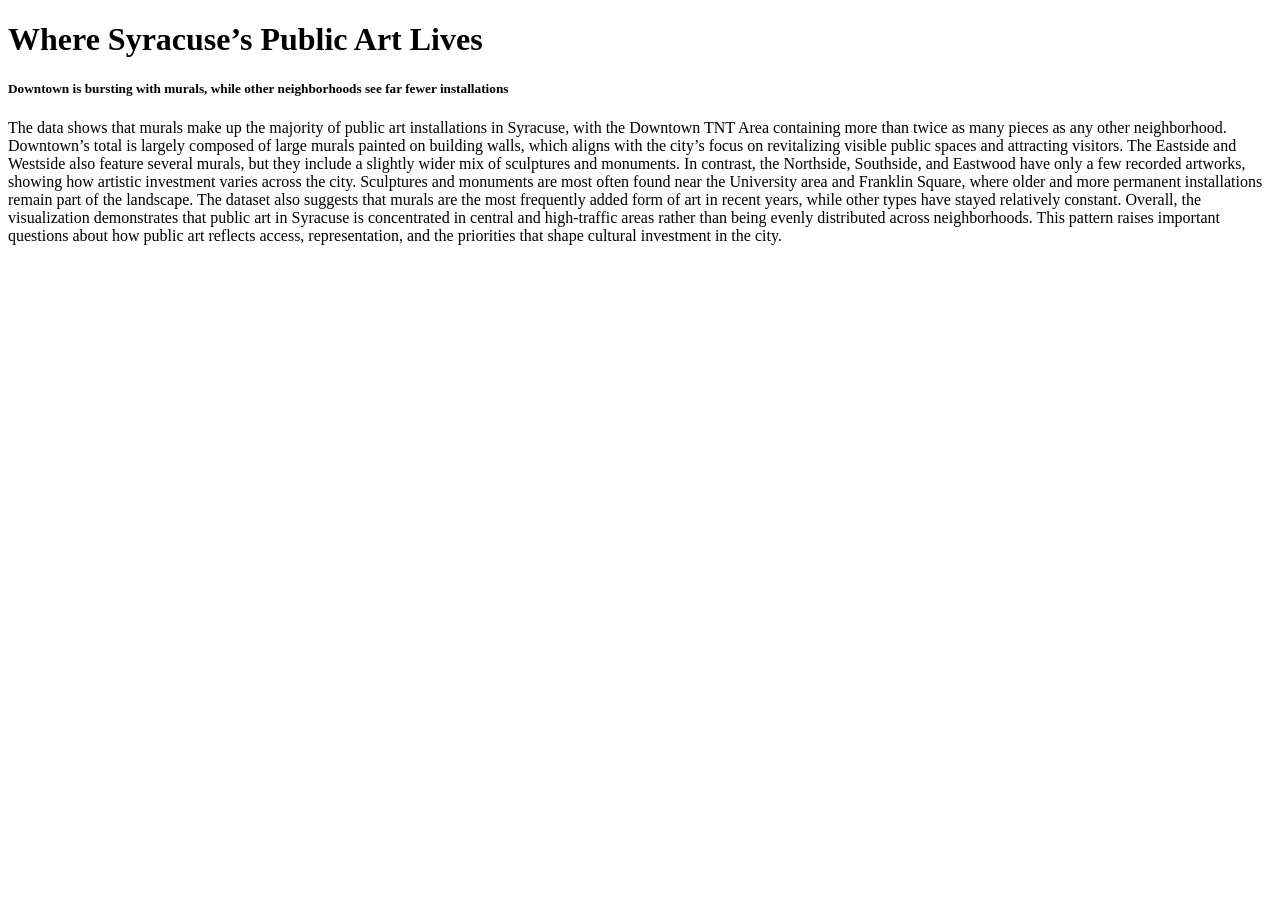
<file: assignment6/index.html>
<!DOCTYPE html>

<html>
 
  <head>

    <title>Hannah Beam: Assignment 6</title>

  </head>

  <body>

    <h1>Where Syracuse’s Public Art Lives</h1>
    <h5>Downtown is bursting with murals, while other neighborhoods see far fewer installations</h5>

   
    <p>The data shows that murals make up the majority of public art installations in Syracuse, with the Downtown TNT Area containing more than twice as many pieces as any other neighborhood. Downtown’s total is largely composed of large murals painted on building walls, which aligns with the city’s focus on revitalizing visible public spaces and attracting visitors. The Eastside and Westside also feature several murals, but they include a slightly wider mix of sculptures and monuments. In contrast, the Northside, Southside, and Eastwood have only a few recorded artworks, showing how artistic investment varies across the city. Sculptures and monuments are most often found near the University area and Franklin Square, where older and more permanent installations remain part of the landscape. The dataset also suggests that murals are the most frequently added form of art in recent years, while other types have stayed relatively constant. Overall, the visualization demonstrates that public art in Syracuse is concentrated in central and high-traffic areas rather than being evenly distributed across neighborhoods. This pattern raises important questions about how public art reflects access, representation, and the priorities that shape cultural investment in the city.</p>

   
<iframe title="Type of Art by Neighborhood" aria-label="Grouped column chart" id="datawrapper-chart-JPbyL" src="https://datawrapper.dwcdn.net/JPbyL/2/" scrolling="no" frameborder="0" style="width: 0; min-width: 100% !important; border: none;" height="641" data-external="1"></iframe><script type="text/javascript">window.addEventListener("message",function(a){if(void 0!==a.data["datawrapper-height"]){var e=document.querySelectorAll("iframe");for(var t in a.data["datawrapper-height"])for(var r,i=0;r=e[i];i++)if(r.contentWindow===a.source){var d=a.data["datawrapper-height"][t]+"px";r.style.height=d}}});</script>

  </body>

</html>
</file>
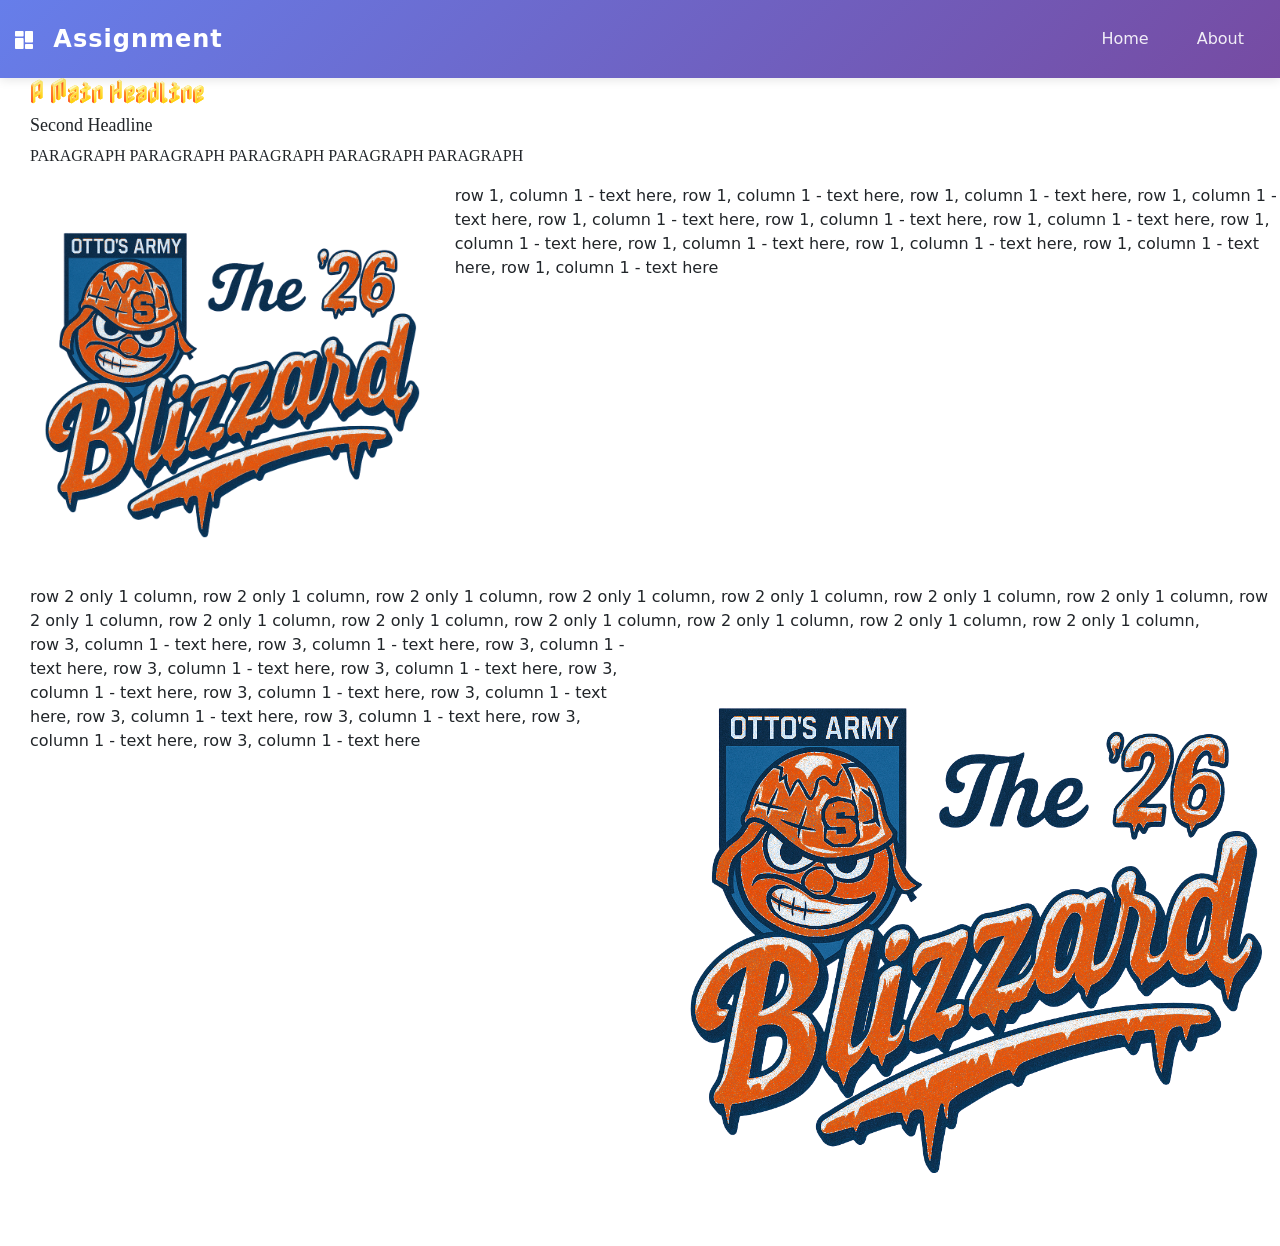
<file: assignment9/index.html>
<html>
        
<head>
                <title>A New Page</title>

                

                <link rel="preconnect" href="https://fonts.googleapis.com">
                <link rel="preconnect" href="https://fonts.gstatic.com" crossorigin>
                <link href="https://fonts.googleapis.com/css2?family=Limelight&family=Nabla&display=swap" rel="stylesheet">
               
                <link href="https://cdn.jsdelivr.net/npm/bootstrap@5.3.8/dist/css/bootstrap.min.css" rel="stylesheet" integrity="sha384-sRIl4kxILFvY47J16cr9ZwB07vP4J8+LH7qKQnuqkuIAvNWLzeN8tE5YBujZqJLB" crossorigin="anonymous">
                <script src="https://cdn.jsdelivr.net/npm/bootstrap@5.3.8/dist/js/bootstrap.bundle.min.js" integrity="sha384-FKyoEForCGlyvwx9Hj09JcYn3nv7wiPVlz7YYwJrWVcXK/BmnVDxM+D2scQbITxI" crossorigin="anonymous"></script>

                 <link rel="stylesheet" href="style.css">
            

        </head>
<body>


 <nav class="navbar navbar-expand-lg">
  <div class="container-fluid">
    <a class="navbar-brand" href="#">
      <svg width="24" height="24" clip-rule="evenodd" fill-rule="evenodd" stroke-linejoin="round" stroke-miterlimit="2" viewBox="0 0 24 24" xmlns="http://www.w3.org/2000/svg" style="fill: white; vertical-align: middle; margin-right: 8px;">
        <path d="m11.6 11c0-.552-.448-1-1-1-1.655 0-4.945 0-6.6 0-.552 0-1 .448-1 1v9c0 .552.448 1 1 1h6.6c.552 0 1-.448 1-1 0-2.092 0-6.908 0-9zm9.4 6c0-.552-.448-1-1-1h-6c-.538 0-1 .477-1 1v3c0 .552.448 1 1 1h6c.552 0 1-.448 1-1zm0-13c0-.552-.448-1-1-1-1.537 0-4.463 0-6 0-.552 0-1 .448-1 1v9.6c0 .552.448 1 1 1h6c.552 0 1-.448 1-1 0-2.194 0-7.406 0-9.6zm-9.4 0c0-.552-.448-1-1-1-1.655 0-4.945 0-6.6 0-.552 0-1 .448-1 1v3.6c0 .552.448 1 1 1h6.6c.552 0 1-.448 1-1 0-1.017 0-2.583 0-3.6z" fill-rule="nonzero"/>
      </svg>
      Assignment
    </a>
    
    <button class="navbar-toggler" type="button" data-bs-toggle="collapse" data-bs-target="#navbarNav" aria-controls="navbarNav" aria-expanded="false" aria-label="Toggle navigation">
      <span class="navbar-toggler-icon"></span>
    </button>
    
    <div class="collapse navbar-collapse" id="navbarNav">
      <ul class="navbar-nav ms-auto">
        <li class="nav-item">
          <a class="nav-link" href="../index.html">Home</a>
        </li>
        <li class="nav-item">
          <a class="nav-link" href="about/index.html">About</a>
        </li>
      </ul>
    </div>
  </div>
</nav>


    <div class="margins">

 
                <h1 class="nabla-yellowfont">A Main Headline</h1>
                <h2>Second Headline</h2>

                <p>PARAGRAPH PARAGRAPH PARAGRAPH PARAGRAPH PARAGRAPH</p>


                <script src="https://cdn.jsdelivr.net/npm/bootstrap@5.3.8/dist/js/bootstrap.bundle.min.js" integrity="sha384-FKyoEForCGlyvwx9Hj09JcYn3nv7wiPVlz7YYwJrWVcXK/BmnVDxM+D2scQbITxI" crossorigin="anonymous"></script>

</body>


<!--bootstrap layout-->
         <div class="row">
            <dic class="col-sm col-md-4">



                    <img src="blizzard.png" class="img-fluid"/>

                </dic>
            
            <dic class="col">
                    row 1, column 1 - text here, row 1, column 1 - text here, row 1, column 1 - text here, row 1, column 1 - text here, row 1, column 1 - text here, row 1, column 1 - text here, row 1, column 1 - text here, row 1, column 1 - text here, row 1, column 1 - text here, row 1, column 1 - text here, row 1, column 1 - text here, row 1, column 1 - text here

                </dic>
            
        </div>

        <div class="row">
                <dic class="col">
                    row 2 only 1 column, row 2 only 1 column, row 2 only 1 column, row 2 only 1 column, row 2 only 1 column, row 2 only 1 column, row 2 only 1 column, row 2 only 1 column, row 2 only 1 column, row 2 only 1 column, row 2 only 1 column, row 2 only 1 column, row 2 only 1 column, row 2 only 1 column,

                </dic>
            
        </div>


        <div class="row">
                <dic class="col">
                    row 3, column 1 - text here, row 3, column 1 - text here, row 3, column 1 - text here, row 3, column 1 - text here, row 3, column 1 - text here, row 3, column 1 - text here, row 3, column 1 - text here, row 3, column 1 - text here, row 3, column 1 - text here, row 3, column 1 - text here, row 3, column 1 - text here, row 3, column 1 - text here

                </dic>

                <dic class="col">
                    <img src="blizzard.png" class="img-fluid"/>

                </dic>
            
        </div>


        </div>


<!--end bootstrap layout-->

</html>
</file>
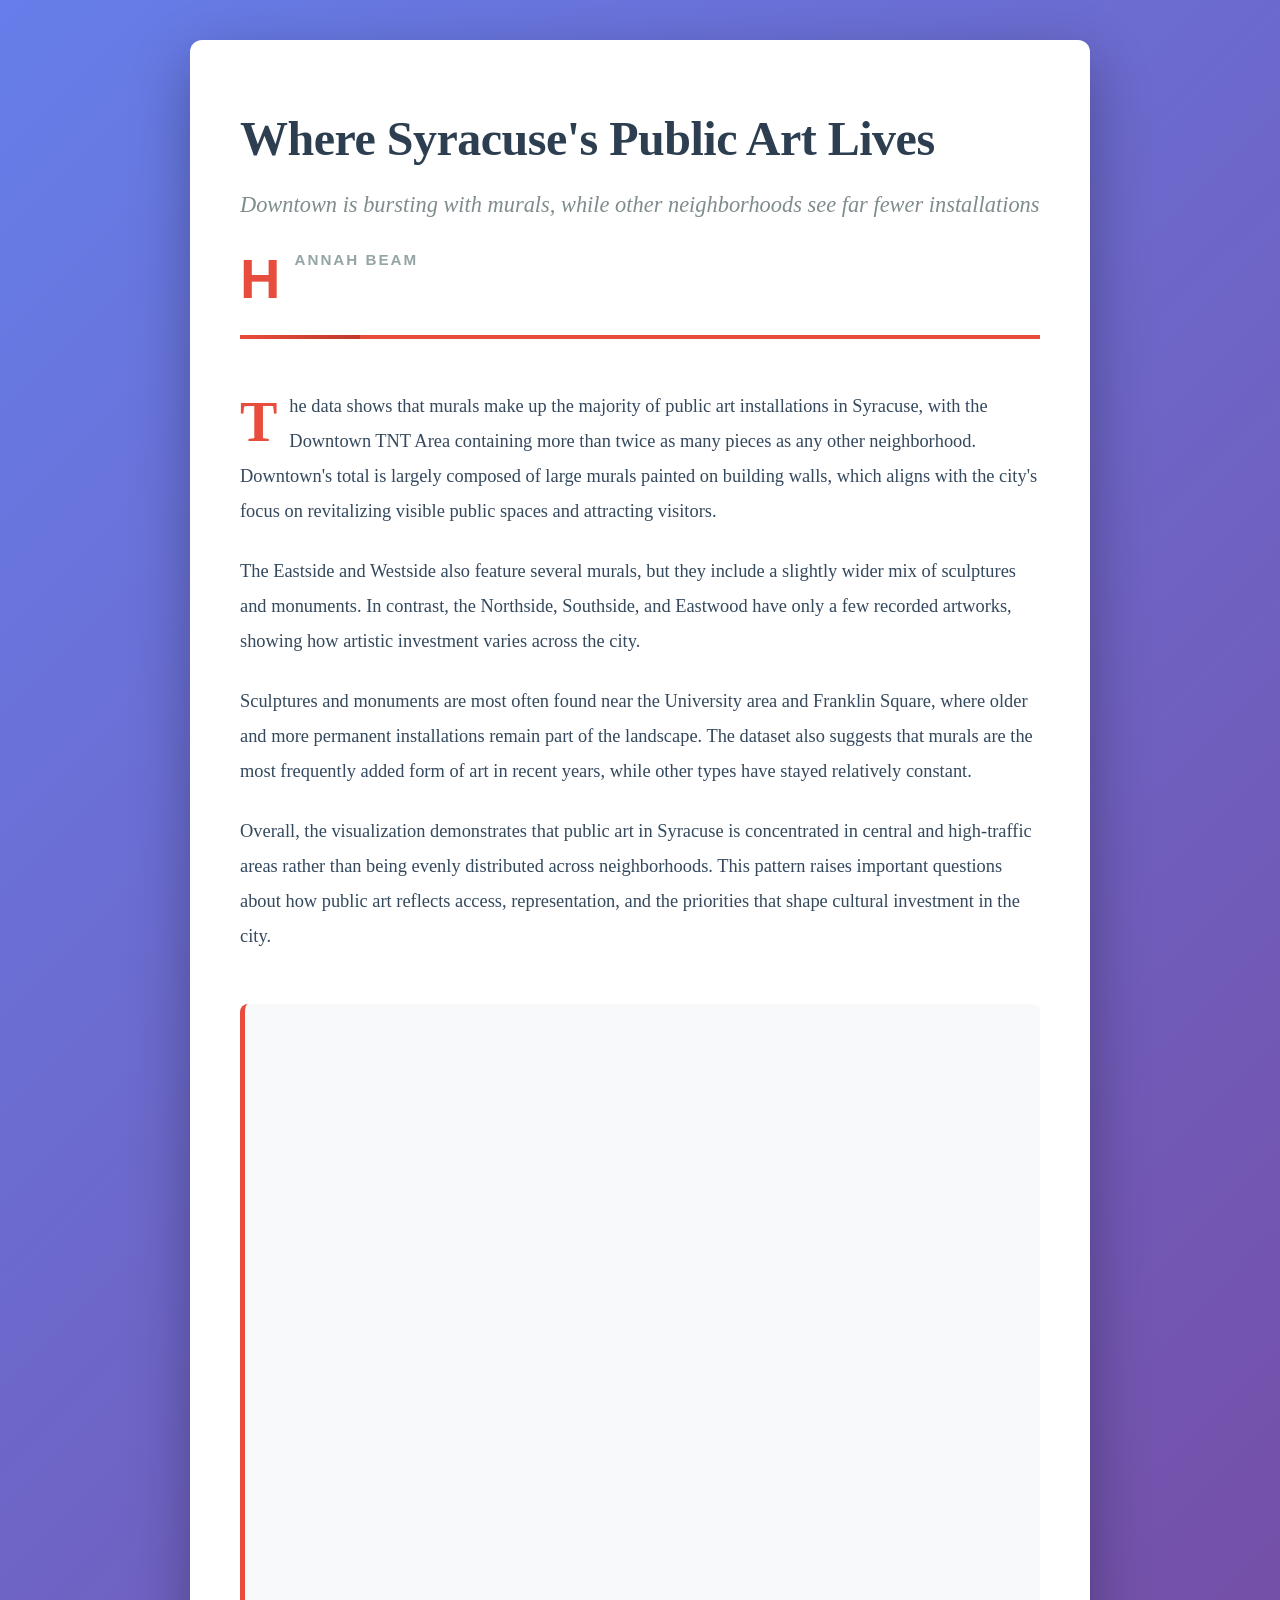
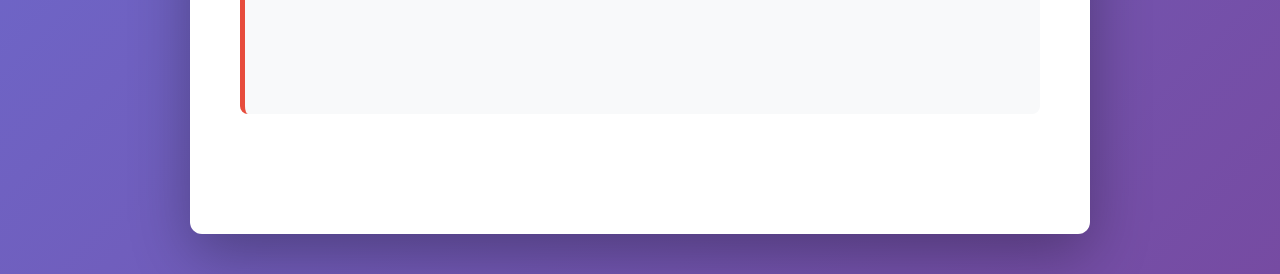
<file: Page 2/index.html>
<!DOCTYPE html>
<html lang="en">
 
<head>
    <meta charset="UTF-8">
    <meta name="viewport" content="width=device-width, initial-scale=1.0">
    <title>Hannah Beam: Assignment 6</title>
    <link rel="stylesheet" href="Style.css">
</head>

<body>
    <article class="container">
        <header>
            <h1>Where Syracuse's Public Art Lives</h1>
            <h2 class="subtitle">Downtown is bursting with murals, while other neighborhoods see far fewer installations</h2>
            <p class="byline">Hannah Beam</p>
        </header>

        <section class="content">
            <p>The data shows that murals make up the majority of public art installations in Syracuse, with the Downtown TNT Area containing more than twice as many pieces as any other neighborhood. Downtown's total is largely composed of large murals painted on building walls, which aligns with the city's focus on revitalizing visible public spaces and attracting visitors.</p>
            
            <p>The Eastside and Westside also feature several murals, but they include a slightly wider mix of sculptures and monuments. In contrast, the Northside, Southside, and Eastwood have only a few recorded artworks, showing how artistic investment varies across the city.</p>
            
            <p>Sculptures and monuments are most often found near the University area and Franklin Square, where older and more permanent installations remain part of the landscape. The dataset also suggests that murals are the most frequently added form of art in recent years, while other types have stayed relatively constant.</p>
            
            <p>Overall, the visualization demonstrates that public art in Syracuse is concentrated in central and high-traffic areas rather than being evenly distributed across neighborhoods. This pattern raises important questions about how public art reflects access, representation, and the priorities that shape cultural investment in the city.</p>
        </section>

        <figure class="chart-container">
            <iframe title="Type of Art by Neighborhood" aria-label="Grouped column chart" id="datawrapper-chart-JPbyL" src="https://datawrapper.dwcdn.net/JPbyL/2/" scrolling="no" frameborder="0" style="width: 0; min-width: 100% !important; border: none;" height="641" data-external="1"></iframe>
            <script type="text/javascript">
                window.addEventListener("message", function(a) {
                    if (void 0 !== a.data["datawrapper-height"]) {
                        var e = document.querySelectorAll("iframe");
                        for (var t in a.data["datawrapper-height"])
                            for (var r, i = 0; r = e[i]; i++)
                                if (r.contentWindow === a.source) {
                                    var d = a.data["datawrapper-height"][t] + "px";
                                    r.style.height = d
                                }
                    }
                });
            </script>
        </figure>
    </article>
</body>

</html>
</file>
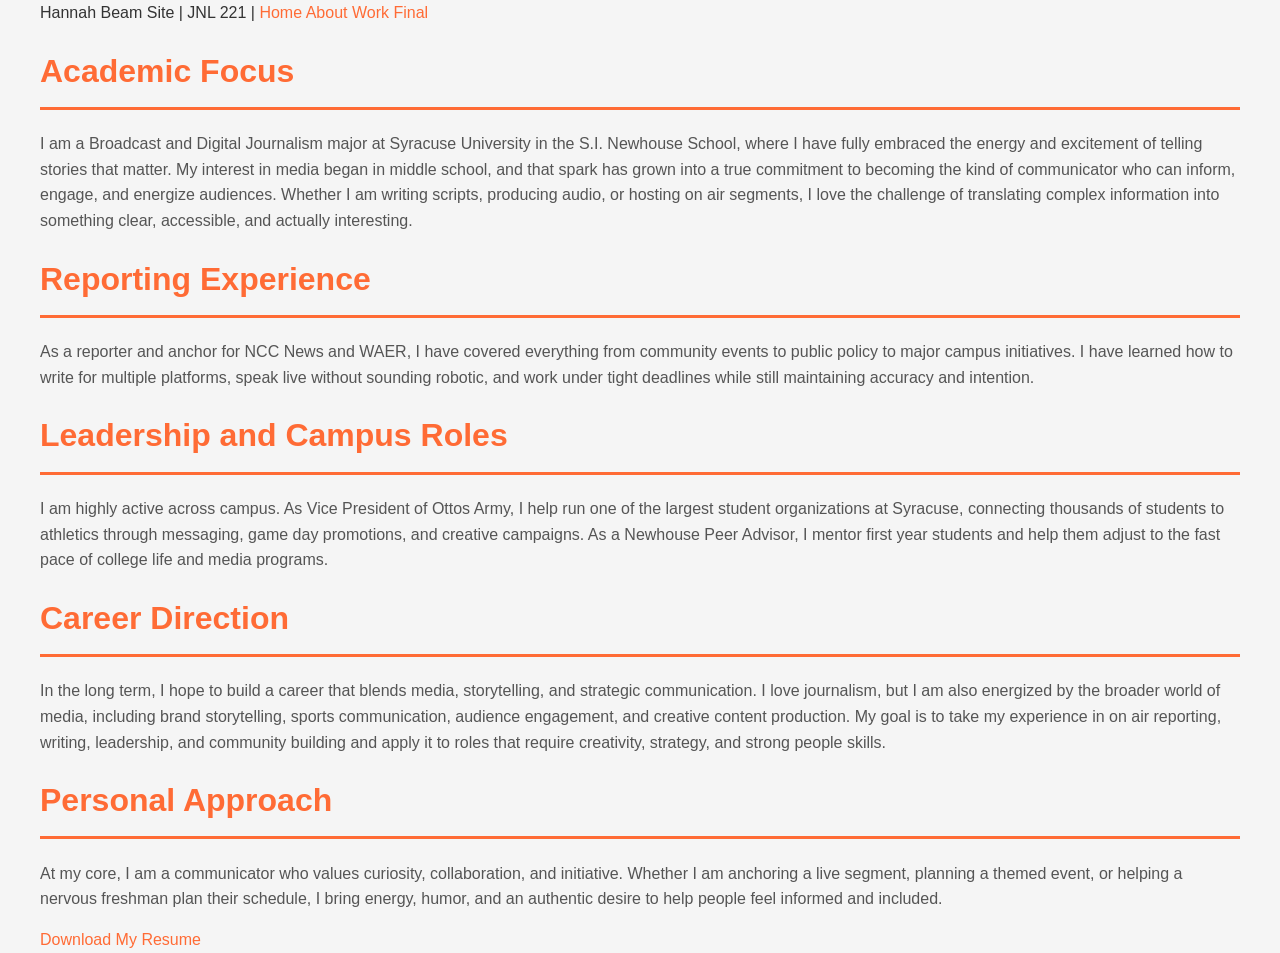
<file: assignment8/about/index.html>
<!DOCTYPE html>


<html>
    <head>
        <title>About Me</title>

        <link rel="stylesheet" href="../style.css">

    </head>

    <body>

        Hannah Beam Site | JNL 221 | 
            <a href="../index.html">Home</a>
            <a href="../about/index.html">About</a>
            <a href="../work/index.html">Work</a>
            <a href="../final/index.html">Final</a>

            

        <h1>Academic Focus</h1>
        <p>I am a Broadcast and Digital Journalism major at Syracuse University in the S.I. Newhouse School, where I have fully embraced the energy and excitement of telling stories that matter. My interest in media began in middle school, and that spark has grown into a true commitment to becoming the kind of communicator who can inform, engage, and energize audiences. Whether I am writing scripts, producing audio, or hosting on air segments, I love the challenge of translating complex information into something clear, accessible, and actually interesting.</p>

        <h1>Reporting Experience</h1>
        <p>As a reporter and anchor for NCC News and WAER, I have covered everything from community events to public policy to major campus initiatives. I have learned how to write for multiple platforms, speak live without sounding robotic, and work under tight deadlines while still maintaining accuracy and intention.</p>

        <h1>Leadership and Campus Roles</h1>
        <p>I am highly active across campus. As Vice President of Ottos Army, I help run one of the largest student organizations at Syracuse, connecting thousands of students to athletics through messaging, game day promotions, and creative campaigns. As a Newhouse Peer Advisor, I mentor first year students and help them adjust to the fast pace of college life and media programs.</p>

        <h1>Career Direction</h1>
        <p>In the long term, I hope to build a career that blends media, storytelling, and strategic communication. I love journalism, but I am also energized by the broader world of media, including brand storytelling, sports communication, audience engagement, and creative content production. My goal is to take my experience in on air reporting, writing, leadership, and community building and apply it to roles that require creativity, strategy, and strong people skills.</p>

        <h1>Personal Approach</h1>
        <p>At my core, I am a communicator who values curiosity, collaboration, and initiative. Whether I am anchoring a live segment, planning a themed event, or helping a nervous freshman plan their schedule, I bring energy, humor, and an authentic desire to help people feel informed and included.</p>

        <a href="HannahBeamResume.docx" download>Download My Resume</a>

    </body>
</html>
</file>
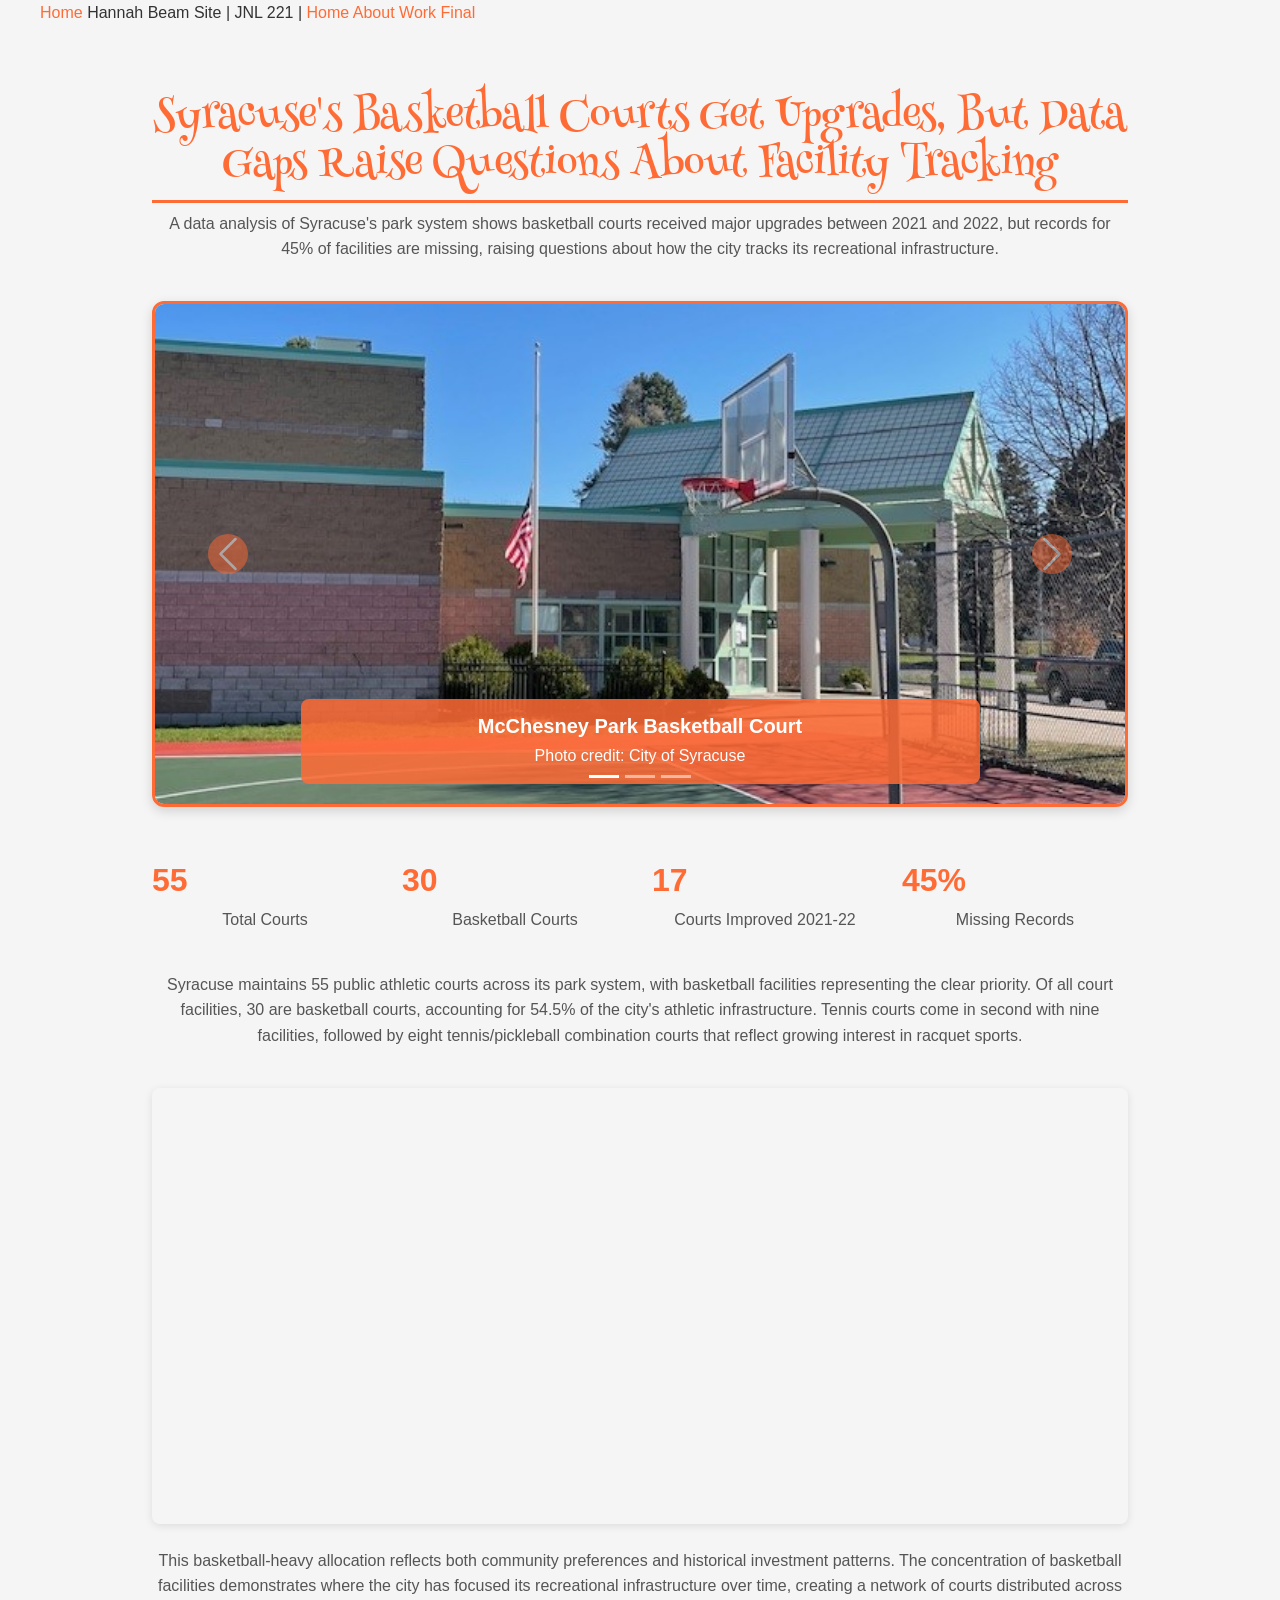
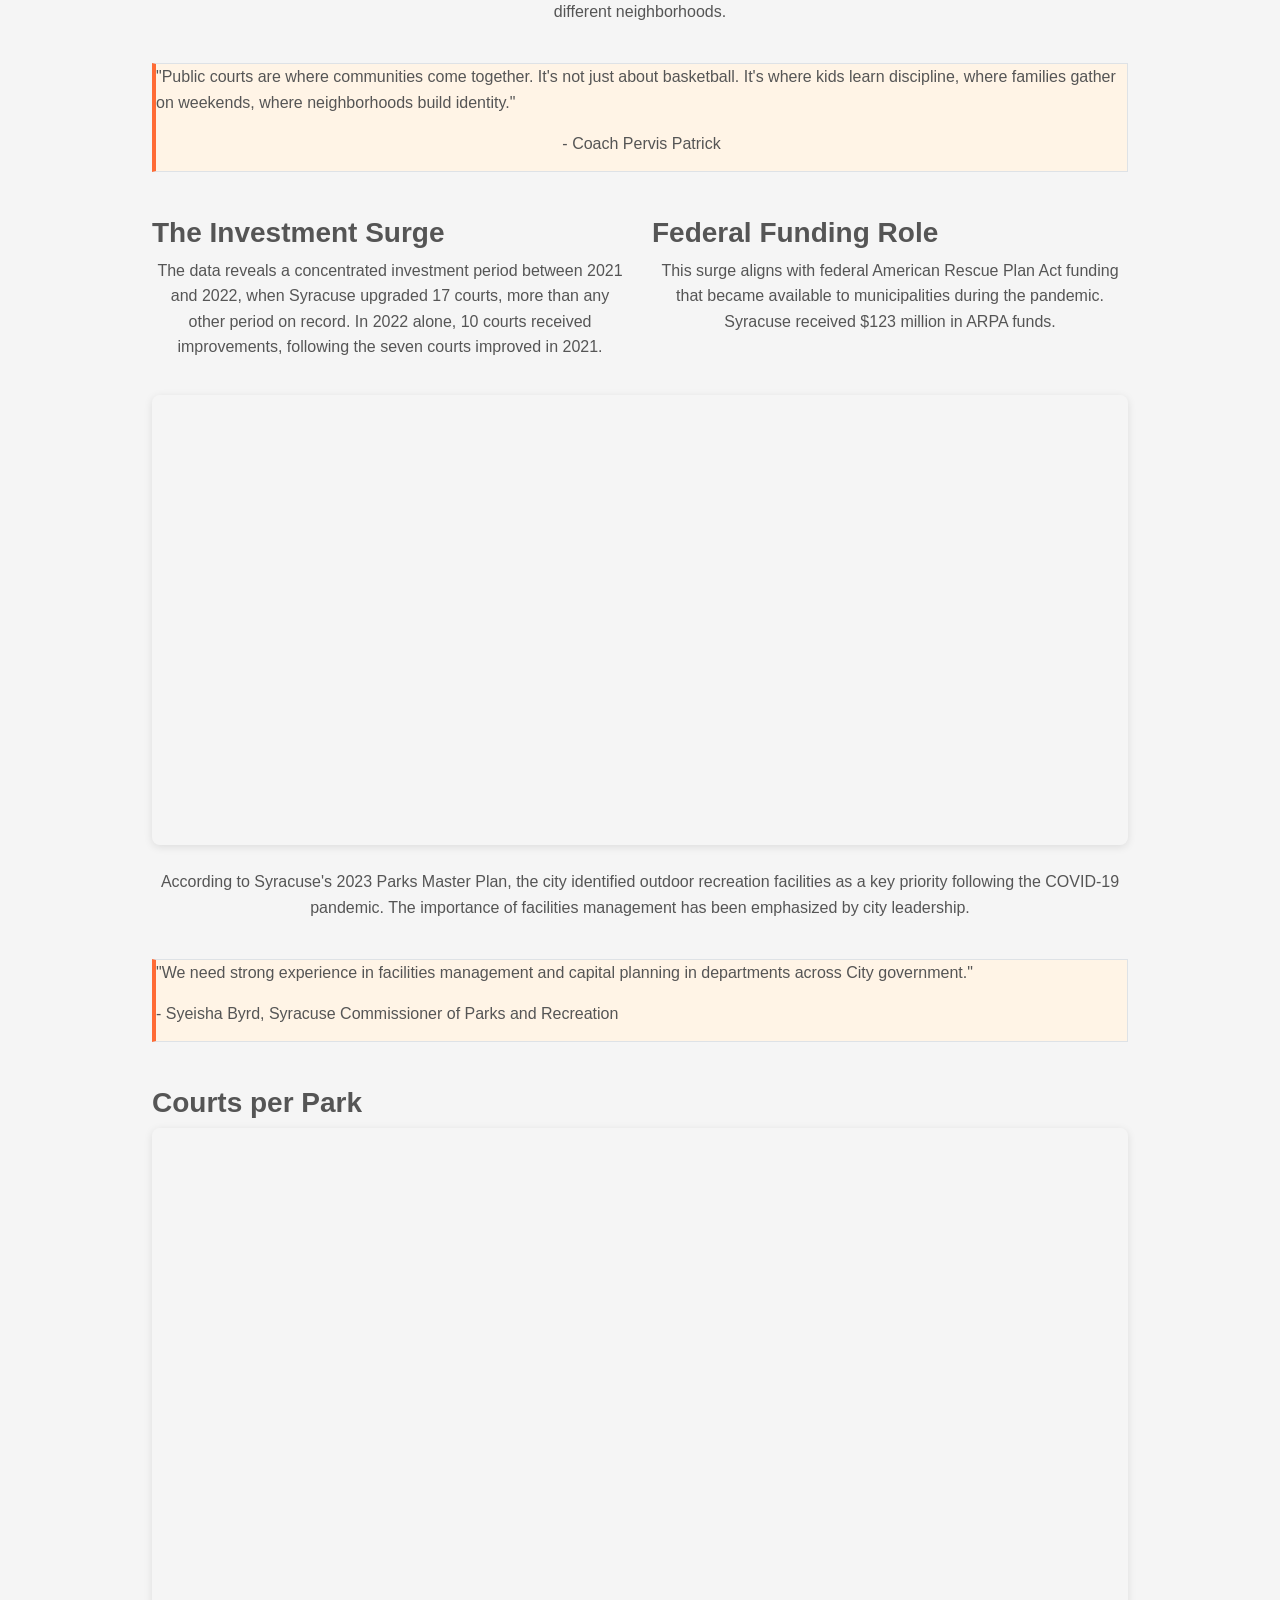
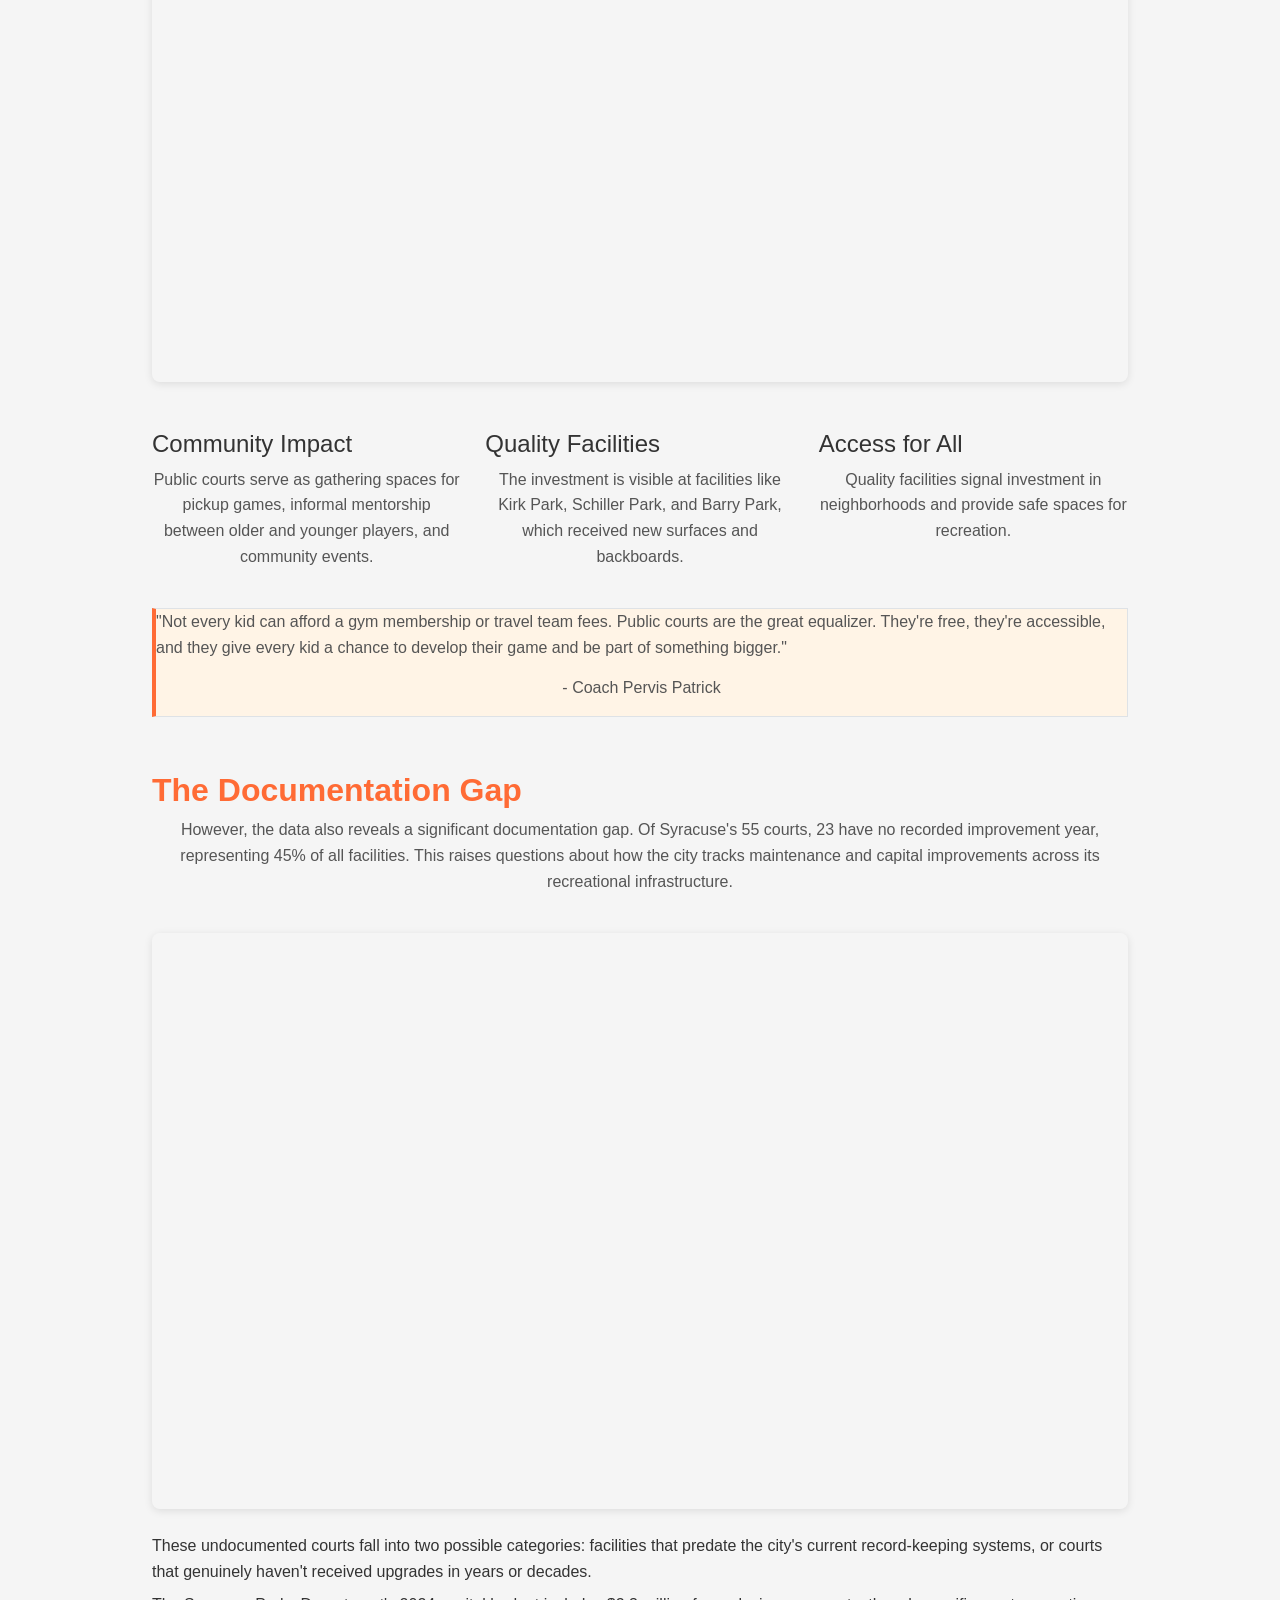
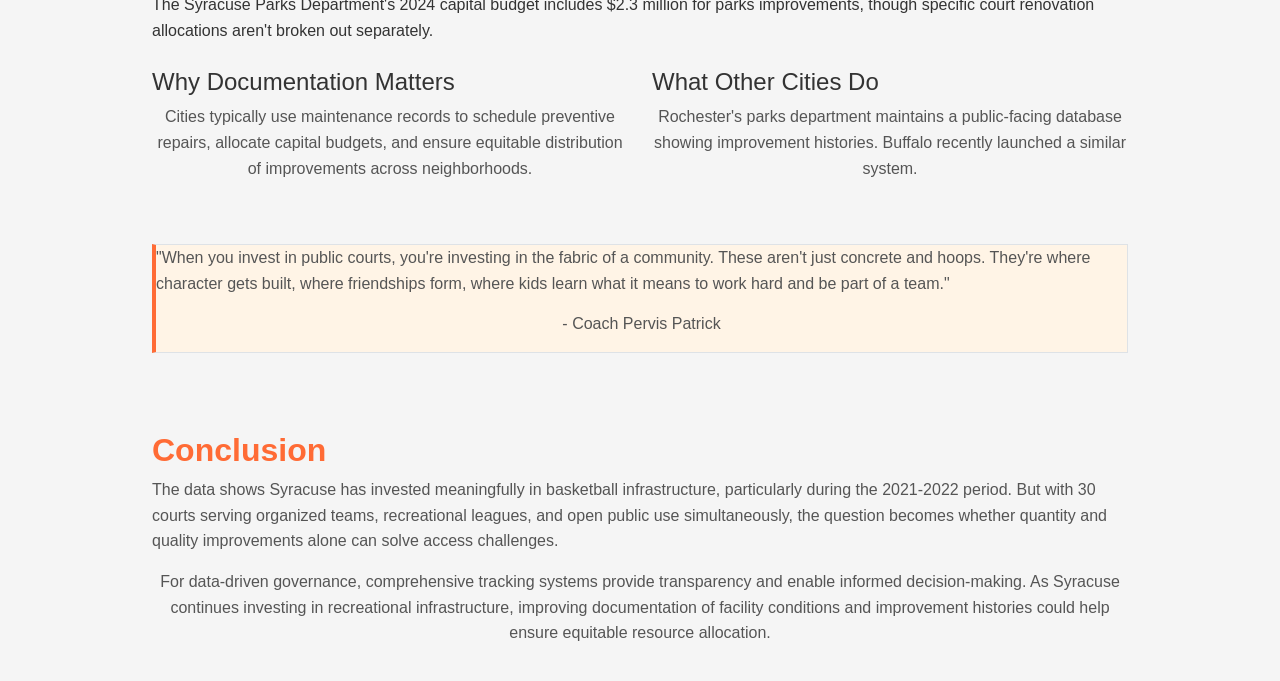
<file: assignment8/final/index.html>
<a href="../index.html">Home</a>
<link rel="stylesheet" href="style.css">

<!DOCTYPE html>
<html>

<head>

    <title>Syracuse Basketball Courts Analysis</title>
    
    <link href="https://cdn.jsdelivr.net/npm/bootstrap@5.3.8/dist/css/bootstrap.min.css" rel="stylesheet" integrity="sha384-sRIl4kxILFvY47J16cr9ZwB07vP4J8+LH7qKQnuqkuIAvNWLzeN8tE5YBujZqJLB" crossorigin="anonymous">

    <!--google font-->
    <link rel="preconnect" href="https://fonts.googleapis.com">
    <link rel="preconnect" href="https://fonts.gstatic.com" crossorigin>
    <link href="https://fonts.googleapis.com/css2?family=Henny+Penny&display=swap" rel="stylesheet"> 


    <link rel="stylesheet" href="../style.css">

</head>

<body>

       Hannah Beam Site | JNL 221 | 
            <a href="../index.html">Home</a>
            <a href="../about/index.html">About</a>
            <a href="../work/index.html">Work</a>
            <a href="../final/index.html">Final</a>


    <!-- title area -->
    <div class="container mt-5">
        <div class="row">
            <div class="col-12">
                <h1><Henny Penny>
                    Syracuse's Basketball Courts Get Upgrades, But Data Gaps Raise Questions About Facility Tracking</h1></Henny>

                <p>A data analysis of Syracuse's park system shows basketball courts received major upgrades between 2021 and 2022, but records for 45% of facilities are missing, raising questions about how the city tracks its recreational infrastructure.</p>
            </div>
        </div>
    </div>

       <!-- photo slideshow -->
    <div class="container mt-4">
        <div class="row">
            <div class="col-12">
                <div id="courtSlideshow" class="carousel slide" data-bs-ride="carousel">
                 
                    <div class="carousel-indicators">
                        <button type="button" data-bs-target="#courtSlideshow" data-bs-slide-to="0" class="active"></button>
                        <button type="button" data-bs-target="#courtSlideshow" data-bs-slide-to="1"></button>
                        <button type="button" data-bs-target="#courtSlideshow" data-bs-slide-to="2"></button>
                    </div>

                    <div class="carousel-inner">
                        <!-- photo 1 -->
                        <div class="carousel-item active">
                            <img src="../mcchesneypark.jpg" class="d-block w-100" alt="McChesney Park basketball court">
                            <div class="carousel-caption d-none d-md-block">
                                <h5>McChesney Park Basketball Court</h5>
                                <p>Photo credit: City of Syracuse</p>
                            </div>
                        </div>

                        <!-- photo 2 -->
                        <div class="carousel-item">
                            <img src="../huntingtonpark.avif" class="d-block w-100" alt="Huntington Park basketball court">
                            <div class="carousel-caption d-none d-md-block">
                                <h5>Huntington Park Basketball Court</h5>
                                <p>Photo credit: Syracuse.com</p>
                            </div>
                        </div>

                        <!-- photo 3 -->
                        <div class="carousel-item">
                            <img src="../onondagapark.jpg" class="d-block w-100" alt="Onondaga Park basketball court">
                            <div class="carousel-caption d-none d-md-block">
                                <h5>Onondaga Park Basketball Court</h5>
                                <p>Photo credit: Syracuse.com</p>
                            </div>
                        </div>
                    </div>

                    <!-- controls -->
                    <button class="carousel-control-prev" type="button" data-bs-target="#courtSlideshow" data-bs-slide="prev">
                        <span class="carousel-control-prev-icon"></span>
                        <span class="visually-hidden">Previous</span>
                    </button>
                    <button class="carousel-control-next" type="button" data-bs-target="#courtSlideshow" data-bs-slide="next">
                        <span class="carousel-control-next-icon"></span>
                        <span class="visually-hidden">Next</span>
                    </button>
                </div>
            </div>
        </div>
    </div>

    <!-- mini stats block -->
    <div class="container mt-4">
        <div class="row">
            <div class="col-3">
                <h2>55</h2>
                <p>Total Courts</p>
            </div>
            <div class="col-3">
                <h2>30</h2>
                <p>Basketball Courts</p>
            </div>
            <div class="col-3">
                <h2>17</h2>
                <p>Courts Improved 2021-22</p>
            </div>
            <div class="col-3">
                <h2>45%</h2>
                <p>Missing Records</p>
            </div>
        </div>
    </div>

    <!-- paragraph 1 -->
    <div class="container mt-4">
        <div class="row">
            <div class="col">
                <p>Syracuse maintains 55 public athletic courts across its park system, with basketball facilities representing the clear priority. Of all court facilities, 30 are basketball courts, accounting for 54.5% of the city's athletic infrastructure. Tennis courts come in second with nine facilities, followed by eight tennis/pickleball combination courts that reflect growing interest in racquet sports.</p>
            </div>
        </div>
    </div>

    <!-- court type pie chart -->
    <div class="container mt-4">
        <div class="row">
            <div class="col">
                <iframe title="Court Type" aria-label="Pie Chart" id="datawrapper-chart-pWgZz" src="https://datawrapper.dwcdn.net/pWgZz/1/" scrolling="no" frameborder="0" style="width: 0; min-width: 100% !important; border: none;" height="436" data-external="1"></iframe><script type="text/javascript">window.addEventListener("message",function(a){if(void 0!==a.data["datawrapper-height"]){var e=document.querySelectorAll("iframe");for(var t in a.data["datawrapper-height"])for(var r,i=0;r=e[i];i++)if(r.contentWindow===a.source){var d=a.data["datawrapper-height"][t]+"px";r.style.height=d}}});</script>
            </div>
        </div>
    </div>

    <!-- paragraph 2 -->
    <div class="container mt-4">
        <div class="row">
            <div class="col">
                <p>This basketball-heavy allocation reflects both community preferences and historical investment patterns. The concentration of basketball facilities demonstrates where the city has focused its recreational infrastructure over time, creating a network of courts distributed across different neighborhoods.</p>
            </div>
        </div>
    </div>

    <!-- Patrick quote 1-->
    <div class="container mt-4">
        <div class="row">
            <div class="col">
                <div class="bg-light border">
                    <p>"Public courts are where communities come together. It's not just about basketball. It's where kids learn discipline, where families gather on weekends, where neighborhoods build identity."</p>
                    <p>- Coach Pervis Patrick </p>
                </div>
            </div>
        </div>
    </div>

    <!-- 2 column (3/4 mini paragraph) -->
    <div class="container mt-4">
        <div class="row">
            <div class="col-6">
                <h3>The Investment Surge</h3>
                <p>The data reveals a concentrated investment period between 2021 and 2022, when Syracuse upgraded 17 courts, more than any other period on record. In 2022 alone, 10 courts received improvements, following the seven courts improved in 2021.</p>
            </div>
            <div class="col-6">
                <h3>Federal Funding Role</h3>
                <p>This surge aligns with federal American Rescue Plan Act funding that became available to municipalities during the pandemic. Syracuse received $123 million in ARPA funds.</p>
            </div>
        </div>
    </div>

    <!-- improvement yr timeline chart -->
    <div class="container mt-2">
        <div class="row">
            <div class="col-12">
                <iframe title="Improvement Year Timeline" aria-label="Column Chart" id="datawrapper-chart-D40JU" src="https://datawrapper.dwcdn.net/D40JU/1/" scrolling="no" frameborder="0" style="width: 0; min-width: 100% !important; border: none;" height="450" data-external="1"></iframe><script type="text/javascript">window.addEventListener("message",function(a){if(void 0!==a.data["datawrapper-height"]){var e=document.querySelectorAll("iframe");for(var t in a.data["datawrapper-height"])for(var r,i=0;r=e[i];i++)if(r.contentWindow===a.source){var d=a.data["datawrapper-height"][t]+"px";r.style.height=d}}});</script>
            </div>
        </div>
    </div>

    <!-- paragraph 5 -->
    <div class="container mt-4">
        <div class="row">
            <div class="col">
                <p>According to Syracuse's 2023 Parks Master Plan, the city identified outdoor recreation facilities as a key priority following the COVID-19 pandemic. The importance of facilities management has been emphasized by city leadership.</p>
            </div>
        </div>
    </div>

    <!-- Byrd quote #1 -->
    <div class="container mt-4">
        <div class="row">
            <div class="col">
                <div class="bg-light border">
                    <p>"We need strong experience in facilities management and capital planning in departments across City government."</p>
                    <p>- Syeisha Byrd, Syracuse Commissioner of Parks and Recreation<p>
                </div>
            </div>
        </div>
    </div>

    <!-- courts/park chart -->
    <div class="container mt-4">
        <div class="row">
            <div class="col">
                <h3>Courts per Park</h3>
                <iframe title="Number of Courts per Park" aria-label="Bar Chart" id="datawrapper-chart-IffkE" src="https://datawrapper.dwcdn.net/IffkE/1/" scrolling="no" frameborder="0" style="width: 0; min-width: 100% !important; border: none;" height="854" data-external="1"></iframe><script type="text/javascript">window.addEventListener("message",function(a){if(void 0!==a.data["datawrapper-height"]){var e=document.querySelectorAll("iframe");for(var t in a.data["datawrapper-height"])for(var r,i=0;r=e[i];i++)if(r.contentWindow===a.source){var d=a.data["datawrapper-height"][t]+"px";r.style.height=d}}});</script>
            </div>
        </div>
    </div>

    <!-- 3 column (mini paragraph 6/7)-->
    <div class="container mt-5">
        <div class="row">
            <div class="col-4">
                <h4>Community Impact</h4>
                <p>Public courts serve as gathering spaces for pickup games, informal mentorship between older and younger players, and community events.</p>
            </div>
            <div class="col-4">
                <h4>Quality Facilities</h4>
                <p>The investment is visible at facilities like Kirk Park, Schiller Park, and Barry Park, which received new surfaces and backboards.</p>
            </div>
            <div class="col-4">
                <h4>Access for All</h4>
                <p>Quality facilities signal investment in neighborhoods and provide safe spaces for recreation.</p>
            </div>
        </div>
    </div>

    <!-- Patrick quote #2 -->
    <div class="container mt-4">
        <div class="row">
            <div class="col">
                <div class="bg-light border">
                    <p>"Not every kid can afford a gym membership or travel team fees. Public courts are the great equalizer. They're free, they're accessible, and they give every kid a chance to develop their game and be part of something bigger."</p>
                    <p>- Coach Pervis Patrick</p>
                </div>
            </div>
        </div>
    </div>

    <!-- paragraph #8 (+title) -->
    <div class="container mt-4">
        <div class="row">
            <div class="col">
                <h2>The Documentation Gap</h2>
                <p>However, the data also reveals a significant documentation gap. Of Syracuse's 55 courts, 23 have no recorded improvement year, representing 45% of all facilities. This raises questions about how the city tracks maintenance and capital improvements across its recreational infrastructure.</p>
            </div>
        </div>
    </div>

    <!-- improved vs unimproved pie chart -->
    <div class="container mt-4">
        <div class="row">
            <div class="col-12">
                <iframe title="Improved vs. Not Improved" aria-label="Pie Chart" id="datawrapper-chart-Nti4O" src="https://datawrapper.dwcdn.net/Nti4O/1/" scrolling="no" frameborder="0" style="width: 0; min-width: 100% !important; border: none;" height="576" data-external="1"></iframe><script type="text/javascript">window.addEventListener("message",function(a){if(void 0!==a.data["datawrapper-height"]){var e=document.querySelectorAll("iframe");for(var t in a.data["datawrapper-height"])for(var r,i=0;r=e[i];i++)if(r.contentWindow===a.source){var d=a.data["datawrapper-height"][t]+"px";r.style.height=d}}});</script>
            </div>
        </div>
    </div>

    <!-- paragraph 9 + 10 -->
    <div class="container mt-4">
        <div class="row">
            <div class="col">
                <p1>These undocumented courts fall into two possible categories: facilities that predate the city's current record-keeping systems, or courts that genuinely haven't received upgrades in years or decades.   
                </p1>
            </div>

            <div class="container mt-2">
                <p2>The Syracuse Parks Department's 2024 capital budget includes $2.3 million for parks improvements, though specific court renovation allocations aren't broken out separately.
                </p2>
            </div>
            </div>
        </div>
    </div>

    <!-- 2C, 1R (paragraphs 11+12) -->
    <div class="container mt-4">
        <div class="row">
            <div class="col-6">
                <h4>Why Documentation Matters</h4>
                <p>Cities typically use maintenance records to schedule preventive repairs, allocate capital budgets, and ensure equitable distribution of improvements across neighborhoods.</p>
            </div>
            <div class="col-6">
                <h4>What Other Cities Do</h4>
                <p>Rochester's parks department maintains a public-facing database showing improvement histories. Buffalo recently launched a similar system.</p>
            </div>
        </div>
    </div>

    <!-- patrick quote #3 -->
    <div class="container mt-5">
        <div class="row">
            <div class="col">
                <div class="bg-light border">
                    <p>"When you invest in public courts, you're investing in the fabric of a community. These aren't just concrete and hoops. They're where character gets built, where friendships form, where kids learn what it means to work hard and be part of a team."</p>
                    <p>- Coach Pervis Patrick</p>
                </div>
            </div>
        </div>
    </div>

    <!-- ending -->
    <div class="container mt-5">
        <div class="row">
            <div class="col">
                <h2>Conclusion</h2>
                <p>The data shows Syracuse has invested meaningfully in basketball infrastructure, particularly during the 2021-2022 period. But with 30 courts serving organized teams, recreational leagues, and open public use simultaneously, the question becomes whether quantity and quality improvements alone can solve access challenges.</p>
                <p>For data-driven governance, comprehensive tracking systems provide transparency and enable informed decision-making. As Syracuse continues investing in recreational infrastructure, improving documentation of facility conditions and improvement histories could help ensure equitable resource allocation.</p>
            </div>
        </div>
    </div>

    <script src="https://cdn.jsdelivr.net/npm/bootstrap@5.3.0/dist/js/bootstrap.bundle.min.js"></script>
    <script type="text/javascript">window.addEventListener("message",function(a){if(void 0!==a.data["datawrapper-height"]){var e=document.querySelectorAll("iframe");for(var t in a.data["datawrapper-height"])for(var r,i=0;r=e[i];i++)if(r.contentWindow===a.source){var d=a.data["datawrapper-height"][t]+"px";r.style.height=d}}});</script>

    <script src="https://cdn.jsdelivr.net/npm/bootstrap@5.3.8/dist/js/bootstrap.bundle.min.js" integrity="sha384-FKyoEForCGlyvwx9Hj09JcYn3nv7wiPVlz7YYwJrWVcXK/BmnVDxM+D2scQbITxI" crossorigin="anonymous"></script>

</body>
</html>
</file>
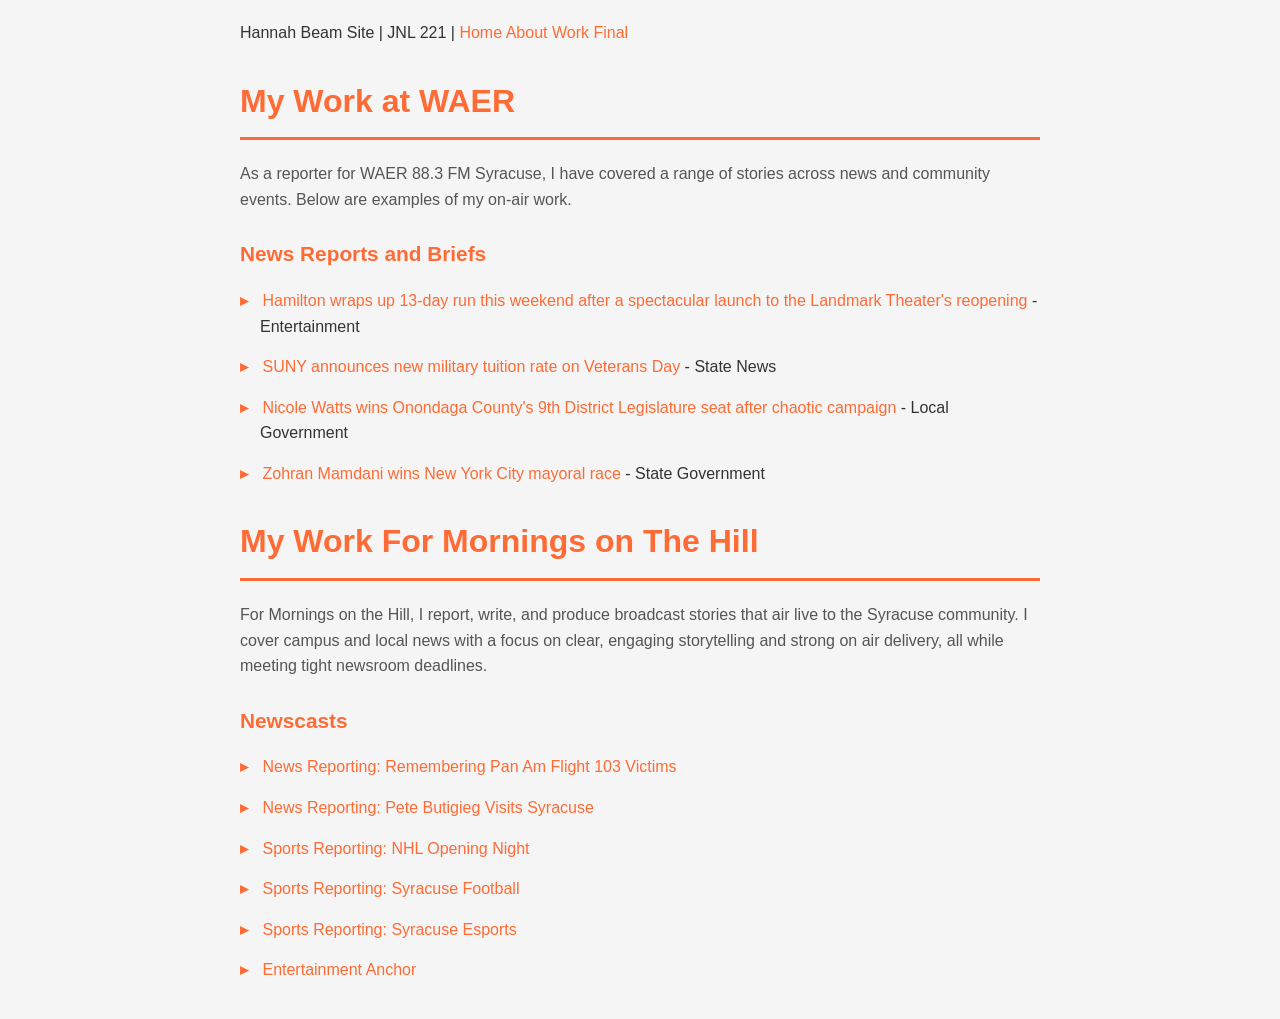
<file: assignment8/work/index.html>
<!DOCTYPE html>
<html>


    <head>
        <title>WAER Work</title>

        <link rel="stylesheet" href="../style.css">


    </head>

    <body>

         Hannah Beam Site | JNL 221 | 
            <a href="../index.html">Home</a>
            <a href="../about/index.html">About</a>
            <a href="../work/index.html">Work</a>
            <a href="../final/index.html">Final</a>
            <link rel="stylesheet" href="style.css">

        <h1>My Work at WAER</h1>
        <p>As a reporter for WAER 88.3 FM Syracuse, I have covered a range of stories across news and community events. Below are examples of my on-air work.</p>

        <h2>News Reports and Briefs</h2>
        <ul>
            <li><a href="https://www.waer.org/news/2025-09-19/hamilton-wraps-up-13-day-run-this-weekend-after-a-spectacular-launch-to-the-landmark-theaters-reopening" target="_blank">Hamilton wraps up 13-day run this weekend after a spectacular launch to the Landmark Theater's reopening</a> - Entertainment</li>

            <li><a href="https://www.waer.org/news/2025-11-12/suny-announces-new-military-tuition-rate-on-veterans-day" target="_blank">SUNY announces new military tuition rate on Veterans Day</a> - State News</li>

            <li><a href="https://www.waer.org/news/2025-11-05/nicole-watts-wins-onondaga-countys-9th-district-legislature-seat-after-chaotic-campaign" target="_blank">Nicole Watts wins Onondaga County's 9th District Legislature seat after chaotic campaign</a> - Local Government</li>

            <li><a href="https://www.waer.org/news/2025-11-04/zohran-mamdani-wins-new-york-city-mayoral-race" target="_blank">Zohran Mamdani wins New York City mayoral race</a> - State Government</li>
        </ul>

        <h1>My Work For Mornings on The Hill</h1>
        <p>For Mornings on the Hill, I report, write, and produce broadcast stories that air live to the Syracuse community. I cover campus and local news with a focus on clear, engaging storytelling and strong on air delivery, all while meeting tight newsroom deadlines.</p>

        <h2>Newscasts</h2>
        <ul>
            <li><a href="https://www.youtube.com/watch?v=5ErWa2P-k9c" target="_blank">News Reporting: Remembering Pan Am Flight 103 Victims</a></li>

            <li><a href="https://www.youtube.com/watch?v=7GnvBDBOKR4" target="_blank">News Reporting: Pete Butigieg Visits Syracuse</a></li>

            <li><a href="https://www.youtube.com/watch?v=XnwLwl3Hv8k" target="_blank">Sports Reporting: NHL Opening Night</a></li>

            <li><a href="https://www.youtube.com/watch?v=TKlUv1GUA44" target="_blank">Sports Reporting: Syracuse Football</a></li>

            <li><a href="https://www.youtube.com/watch?v=EWSa8yYmg6Y" target="_blank">Sports Reporting: Syracuse Esports</a></li>
            
            <li><a href="https://www.youtube.com/watch?v=C6aeLoUjYfA" target="_blank">Entertainment Anchor</a></li>
        </ul>

    </body>
</html>
</file>
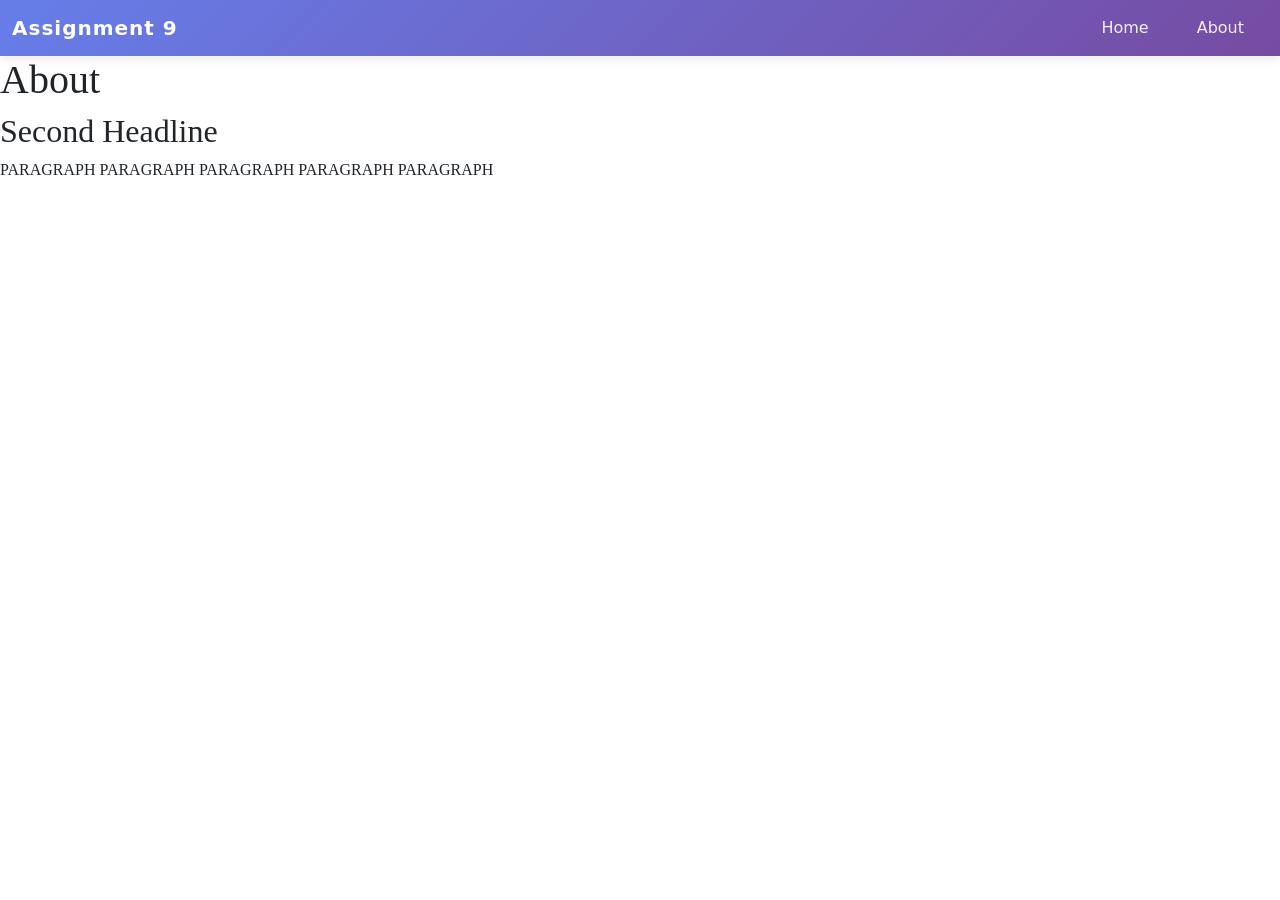
<file: assignment9/about/index.html>
<html>
        

 <nav class="navbar navbar-expand-lg">
  <div class="container-fluid">
    <a class="navbar-brand" href="#">Assignment 9</a>
    
    <button class="navbar-toggler" type="button" data-bs-toggle="collapse" data-bs-target="#navbarNav" aria-controls="navbarNav" aria-expanded="false" aria-label="Toggle navigation">
      <span class="navbar-toggler-icon"></span>
    </button>
    
    <div class="collapse navbar-collapse" id="navbarNav">
      <ul class="navbar-nav ms-auto">
        <li class="nav-item">
          <a class="nav-link" href="../index.html">Home</a>
        </li>
        <li class="nav-item">
          <a class="nav-link" href="about/index.html">About</a>
        </li>
      </ul>
    </div>
  </div>
</nav>

<head>
                <title>A New Page</title>

                <link rel="stylesheet" href="../style.css">
                <link href="https://cdn.jsdelivr.net/npm/bootstrap@5.3.8/dist/css/bootstrap.min.css" rel="stylesheet" integrity="sha384-sRIl4kxILFvY47J16cr9ZwB07vP4J8+LH7qKQnuqkuIAvNWLzeN8tE5YBujZqJLB" crossorigin="anonymous">
                <script src="https://cdn.jsdelivr.net/npm/bootstrap@5.3.8/dist/js/bootstrap.bundle.min.js" integrity="sha384-FKyoEForCGlyvwx9Hj09JcYn3nv7wiPVlz7YYwJrWVcXK/BmnVDxM+D2scQbITxI" crossorigin="anonymous"></script>

                

        </head>

        <body>
                <h1>About</h1>
                <h2>Second Headline</h2>

                <p>PARAGRAPH PARAGRAPH PARAGRAPH PARAGRAPH PARAGRAPH</p>


                <script src="https://cdn.jsdelivr.net/npm/bootstrap@5.3.8/dist/js/bootstrap.bundle.min.js" integrity="sha384-FKyoEForCGlyvwx9Hj09JcYn3nv7wiPVlz7YYwJrWVcXK/BmnVDxM+D2scQbITxI" crossorigin="anonymous"></script>
        </body>


</html>
</file>
<file: assignment9/style.css>
body {


}

.margins {
        margin-left: 30px;
}

h1 {
font-size: x-large;
font-family: Georgia, 'Times New Roman', Times, serif;


}

h2 {
font-size:large;
font-family: Georgia, 'Times New Roman', Times, serif;

}

p { 
font-size: medium;
font-family: Georgia, 'Times New Roman', Times, serif;


}



  .navbar {
    background: linear-gradient(135deg, #667eea 0%, #764ba2 100%);
    padding: 1rem 0;
    box-shadow: 0 2px 10px rgba(0, 0, 0, 0.1);
  }
  
  .navbar-brand {
    font-size: 1.5rem;
    font-weight: 700;
    color: white !important;
    letter-spacing: 1px;
    transition: transform 0.3s ease;
  }
  
  .navbar-brand:hover {
    transform: scale(1.05);
  }
  
  .nav-link {
    color: rgba(255, 255, 255, 0.9) !important;
    font-weight: 500;
    margin: 0 0.5rem;
    padding: 0.5rem 1rem !important;
    border-radius: 8px;
    transition: all 0.3s ease;
  }
  
  .nav-link:hover {
    background-color: rgba(255, 255, 255, 0.2);
    color: white !important;
    transform: translateY(-2px);
  }
  
  .navbar-toggler {
    border: 2px solid rgba(255, 255, 255, 0.5);
    padding: 0.5rem 0.75rem;
  }
  
  .navbar-toggler:focus {
    box-shadow: 0 0 0 0.25rem rgba(255, 255, 255, 0.3);
  }
  
  .navbar-toggler-icon {
    background-image: url("data:image/svg+xml,%3csvg xmlns='http://www.w3.org/2000/svg' viewBox='0 0 30 30'%3e%3cpath stroke='rgba%28255, 255, 255, 1%29' stroke-linecap='round' stroke-miterlimit='10' stroke-width='2' d='M4 7h22M4 15h22M4 23h22'/%3e%3c/svg%3e");
  }
  
  @media (max-width: 991px) {
    .navbar-collapse {
      background-color: rgba(102, 126, 234, 0.95);
      padding: 1rem;
      border-radius: 8px;
      margin-top: 1rem;
    }
  }



.nabla-yellowfont {
  font-family: "Nabla", system-ui;
  font-optical-sizing: auto;
  font-weight: 400;
  font-style: normal;
  font-variation-settings:
    "EDPT" 100,
    "EHLT" 12;
}
</file>
<file: Page 2/Style.css>
/* Reset and Base Styles */
* {
    margin: 0;
    padding: 0;
    box-sizing: border-box;
}

body {
    font-family: 'Georgia', 'Times New Roman', serif;
    background: linear-gradient(135deg, #667eea 0%, #764ba2 100%);
    color: #2c3e50;
    line-height: 1.8;
    min-height: 100vh;
    padding: 40px 20px;
}

/* Container */
.container {
    max-width: 900px;
    margin: 0 auto;
    background-color: #ffffff;
    padding: 70px 50px;
    border-radius: 12px;
    box-shadow: 0 20px 60px rgba(0, 0, 0, 0.3);
}

/* Header Styles */
header {
    margin-bottom: 50px;
    padding-bottom: 35px;
    border-bottom: 4px solid #e74c3c;
    position: relative;
}

header::after {
    content: '';
    position: absolute;
    bottom: -4px;
    left: 0;
    width: 120px;
    height: 4px;
    background: linear-gradient(90deg, #e74c3c, #c0392b);
}

h1 {
    font-family: 'Georgia', 'Times New Roman', serif;
    font-size: 3rem;
    font-weight: 700;
    color: #2c3e50;
    margin-bottom: 20px;
    line-height: 1.2;
    letter-spacing: -0.5px;
}

.subtitle {
    font-size: 1.4rem;
    color: #7f8c8d;
    font-weight: 400;
    font-style: italic;
    margin-bottom: 25px;
    line-height: 1.5;
}

.byline {
    font-family: 'Arial', 'Helvetica', sans-serif;
    font-size: 0.95rem;
    color: #95a5a6;
    text-transform: uppercase;
    letter-spacing: 2px;
    margin-top: 20px;
    font-weight: 600;
}

/* Content Styles */
.content {
    margin-bottom: 50px;
}

p {
    font-size: 1.15rem;
    margin-bottom: 25px;
    color: #34495e;
    line-height: 1.9;
}

p:first-of-type::first-letter {
    font-size: 3.5rem;
    font-weight: bold;
    float: left;
    line-height: 0.9;
    margin: 8px 12px 0 0;
    color: #e74c3c;
}

/* Chart Container */
.chart-container {
    margin: 50px 0;
    padding: 30px;
    background: #f8f9fa;
    border-radius: 8px;
    border-left: 5px solid #e74c3c;
}

.chart-container iframe {
    border-radius: 4px;
}

/* Responsive Design */
@media (max-width: 768px) {
    body {
        padding: 20px 15px;
    }
    
    .container {
        padding: 50px 30px;
        border-radius: 8px;
    }
    
    h1 {
        font-size: 2.2rem;
    }
    
    .subtitle {
        font-size: 1.2rem;
    }
    
    p {
        font-size: 1.05rem;
    }
    
    .chart-container {
        padding: 20px;
    }
}

@media (max-width: 480px) {
    body {
        padding: 15px 10px;
    }
    
    .container {
        padding: 40px 20px;
    }
    
    h1 {
        font-size: 1.8rem;
    }
    
    .subtitle {
        font-size: 1.05rem;
    }
    
    p {
        font-size: 1rem;
    }
    
    p:first-of-type::first-letter {
        font-size: 2.5rem;
        margin: 5px 8px 0 0;
    }
}
</file>
<file: assignment8/style.css>
body {
    font-family: Arial, sans-serif;
    line-height: 1.6;
    background-color: #f5f5f5;
    color: #333;
    margin: 0 auto;
    padding: 0;
    max-width: 1200px;
}

nav {
    background-color: white;
    padding: 20px;
    margin-bottom: 30px;
    border-bottom: 4px solid #ff6b35;
    text-align: center;
    box-shadow: 0 2px 4px rgba(0,0,0,0.1);
}

nav a {
    color: white;
    background-color: #ff6b35;
    text-decoration: none;
    margin: 0 10px;
    padding: 10px 20px;
    border-radius: 20px;
    font-weight: bold;
    display: inline-block;
    transition: all 0.3s ease;
}

nav a:hover {
    background-color: #e85a28;
    transform: scale(1.05);
    box-shadow: 0 4px 8px rgba(255, 107, 53, 0.3);
    text-decoration: none;
}

h1 {
    color: #ff6b35;
    border-bottom: 3px solid #ff6b35;
    padding-bottom: 10px;
    margin-top: 20px;
}

h2 {
    color: #ff6b35;
    margin-top: 30px;
}

h3 {
    color: #555;
    margin-top: 20px;
}
 
.bg-light {
    background-color: #fff4e6 !important;
    border-left: 4px solid #ff6b35 !important;
}

.stat-box {
    background-color: white;
    border-radius: 8px;
    padding: 20px;
    text-align: center;
    box-shadow: 0 2px 4px rgba(0,0,0,0.1);
}

p {
    color: #555;
    margin-bottom: 15px;
}

a {
    color: #ff6b35;
    text-decoration: none;
}

a:hover {
    color: #e85a28;
    text-decoration: underline;
}

.container {
    max-width: 1000px;
}

iframe {
    box-shadow: 0 2px 8px rgba(0,0,0,0.1);
    border-radius: 8px;
}

h1, h2, h3 {
    font-weight: bold;
}

.row {
    margin-bottom: 20px;
}


.carousel {
    border-radius: 12px;
    overflow: hidden;
    box-shadow: 0 4px 12px rgba(0,0,0,0.15);
    border: 3px solid #ff6b35;
}

.carousel-item img {
    height: 500px;
    object-fit: cover;
    width: 100%;
}

.carousel-caption {
    background-color: rgba(255, 107, 53, 0.85);
    padding: 15px;
    border-radius: 8px;
}

.carousel-caption h5 {
    color: white;
    font-weight: bold;
    margin-bottom: 5px;
}

.carousel-caption p {
    color: white;
    margin-bottom: 0;
}

.carousel-indicators button {
    background-color: #ff6b35;
}

.carousel-control-prev-icon,
.carousel-control-next-icon {
    background-color: #ff6b35;
    border-radius: 50%;
    padding: 20px;
}
</file>
<file: assignment8/final/style.css>
body {
    font-family: Arial, sans-serif;
    line-height: 1.6;
    max-width: 900px;
    margin: 0 auto;
    padding: 20px;
    background-color: #ffffff;
    color: #333;
}

nav {
    background-color: #f8f9fa;
    padding: 15px;
    margin-bottom: 30px;
    border-bottom: 3px solid #007bff;
}

nav a {
    color: #007bff;
    text-decoration: none;
    margin: 0 15px;
    font-weight: 500;
}

nav a:hover {
    text-decoration: underline;
    color: #0056b3;
}

h1 {
   
henny {
  font-family: "Henny Penny", system-ui;
  font-weight: 400;
  font-style: normal;}
}

h2 {
    color: #444;
    margin-top: 25px;
    margin-bottom: 10px;
    font-size: 1.3em;
}

p {
    color: #555;
    margin-bottom: 20px;
}

ul {
    list-style-type: none;
    padding: 0;
    margin-bottom: 25px;
}

li {
    margin-bottom: 15px;
    padding-left: 20px;
}

li::before {
    content: "▸ ";
    color: #007bff;
    font-weight: bold;
    margin-left: -20px;
    margin-right: 10px;
}

li a {
    color: #007bff;
    text-decoration: none;
}

li a:hover {
    color: #0056b3;
    text-decoration: underline;
}

a[download] {
    display: inline-block;
    background-color: #007bff;
    color: white;
    padding: 12px 24px;
    text-decoration: none;
    border-radius: 5px;
    margin-top: 20px;
    font-weight: 500;
}

a[download]:hover {
    background-color: #0056b3;
}

body h1:only-of-type {
    text-align: center;
}

body p:last-of-type {
    text-align: center;
}


.nabla-title {
  font-family: "Nabla", system-ui;
  font-optical-sizing: auto;
  font-weight: 400;
  font-size: xx-large;
  font-style: normal;
  font-variation-settings:
    "EDPT" 100,
    "EHLT" 12;
}
</file>
<file: assignment8/work/style.css>
body {
    font-family: Arial, sans-serif;
    line-height: 1.6;
    max-width: 800px;
    margin: 0 auto;
    padding: 20px;
    background-color: #f5f5f5;
}

h1 {
    color: #ff6b35;
    border-bottom: 3px solid #ff6b35;
    padding-bottom: 10px;
    margin-top: 30px;
}

h2 {
    color: #ff6b35;
    margin-top: 25px;
    font-size: 1.3em;
}

p {
    color: #555;
    margin-bottom: 20px;
}

ul {
    list-style-type: none;
    padding: 0;
}

li {
    margin-bottom: 15px;
    padding-left: 20px;
}

li::before {
    content: "▸ ";
    color: #ff6b35;
    font-weight: bold;
    margin-left: -20px;
    margin-right: 10px;
}

li a {
    color: #ff6b35;
    text-decoration: none;
}

li a:hover {
    color: #e85a28;
    text-decoration: underline;
}

nav {
    background-color: white;
    padding: 20px;
    margin-bottom: 30px;
    border-bottom: 4px solid #ff6b35;
    text-align: center;
    box-shadow: 0 2px 4px rgba(0,0,0,0.1);
}

nav a {
    color: white;
    background-color: #ff6b35;
    text-decoration: none;
    margin: 0 10px;
    padding: 10px 20px;
    border-radius: 20px;
    font-weight: bold;
    display: inline-block;
    transition: all 0.3s ease;
}

nav a:hover {
    background-color: #e85a28;
    transform: scale(1.05);
    box-shadow: 0 4px 8px rgba(255, 107, 53, 0.3);
    text-decoration: none;
}
</file>
